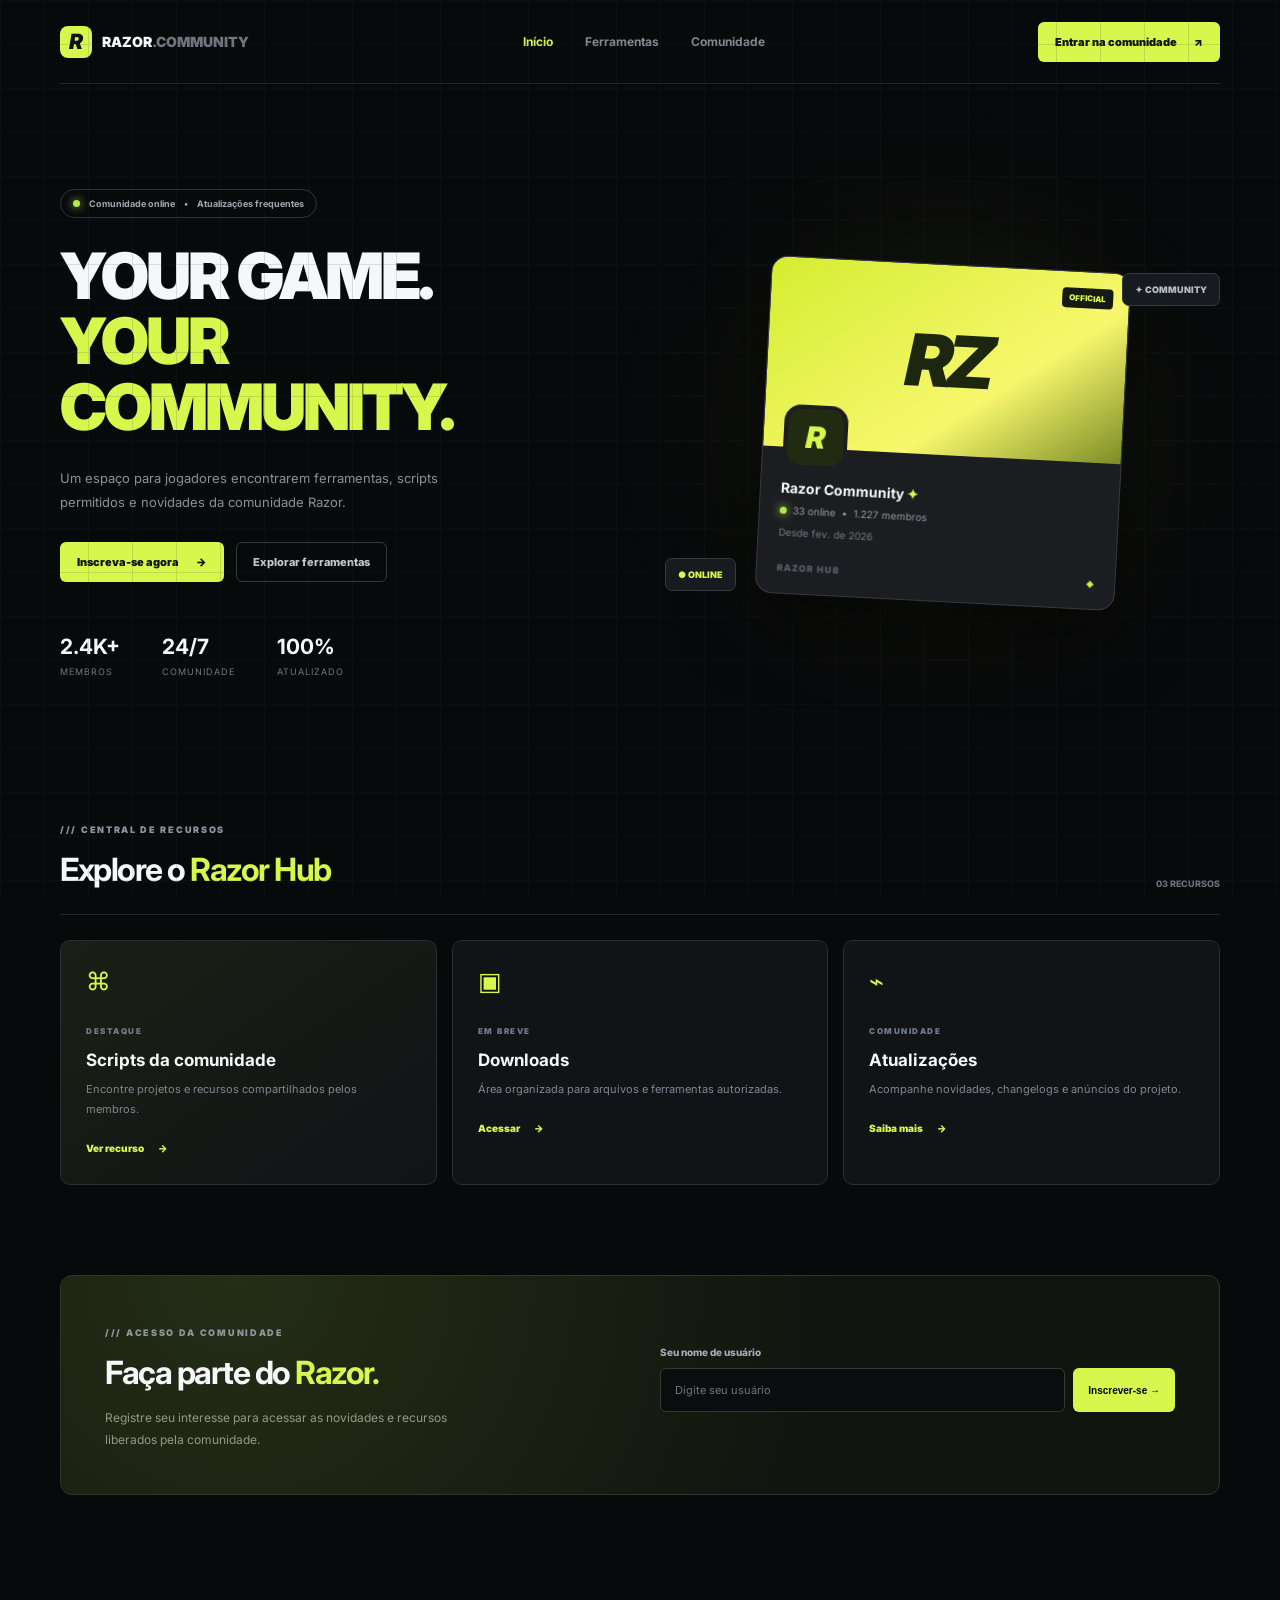
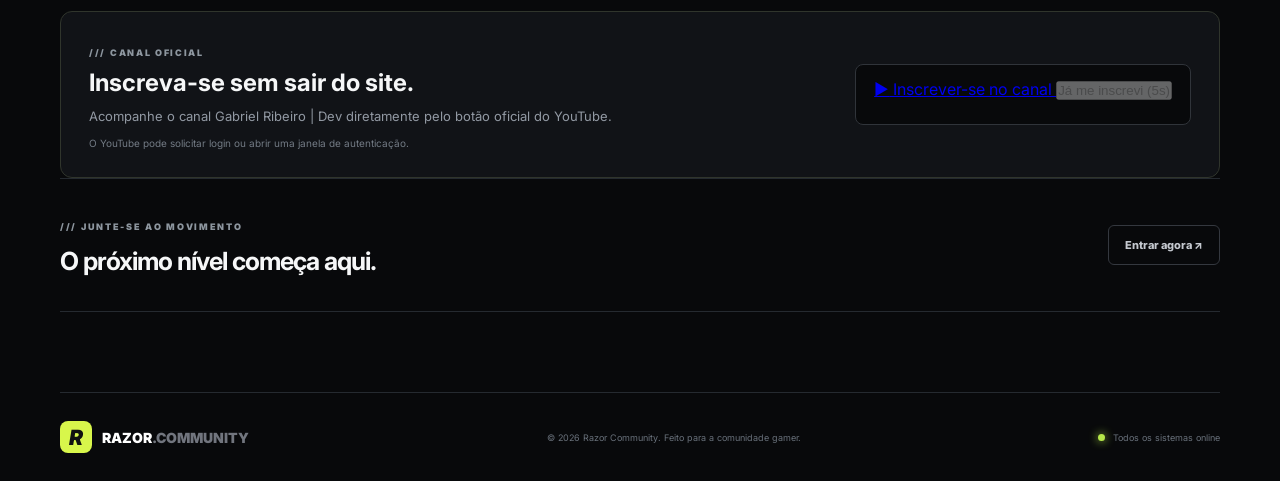
<file: index.html>
<!DOCTYPE html>
<html lang="pt-BR">
<head>
  <meta charset="UTF-8" />
  <meta name="viewport" content="width=device-width, initial-scale=1.0" />
  <meta name="description" content="Razor Community — comunidade gamer de scripts e ferramentas." />
  <title>Razor Community | Hub</title>
  <link rel="preconnect" href="https://fonts.googleapis.com" />
  <link rel="preconnect" href="https://fonts.gstatic.com" crossorigin />
  <link href="https://fonts.googleapis.com/css2?family=Inter:wght@400;500;600;700;800;900&display=swap" rel="stylesheet" />
  <link rel="stylesheet" href="styles.css" />
  <script src="https://apis.google.com/js/platform.js"></script>
  <style>
    .youtube-section{margin-top:26px}.youtube-panel{display:flex;align-items:center;justify-content:space-between;gap:24px;padding:28px;border:1px solid #30352c;border-radius:12px;background:#111317}.youtube-copy h3{margin:8px 0;font-size:24px}.youtube-copy p{margin:0;color:#9299a3;font-size:13px;line-height:1.7}.youtube-actions{display:flex;align-items:center;gap:12px;flex-wrap:wrap}.youtube-embed{display:flex;align-items:center;justify-content:center;min-width:180px;padding:14px 18px;background:#08090b;border:1px solid #30343a;border-radius:8px}.youtube-note{margin-top:10px;color:#737b85;font-size:10px}@media(max-width:700px){.youtube-panel{flex-direction:column;align-items:flex-start}.youtube-embed{width:100%;justify-content:flex-start}}
  </style>
</head>
<body>
  <div class="background-grid"></div>

  <header class="navbar container">
    <a class="brand" href="#home" aria-label="Razor Community">
      <span class="brand-mark">R</span>
      <span>RAZOR<span class="brand-muted">.COMMUNITY</span></span>
    </a>
    <nav class="nav-links" aria-label="Navegação principal">
      <a class="active" href="#home">Início</a>
      <a href="#tools">Ferramentas</a>
      <a href="#community">Comunidade</a>
    </nav>
    <a class="nav-button" href="#register">Entrar na comunidade <span>↗</span></a>
  </header>

  <main>
    <section class="hero container" id="home">
      <div class="hero-copy">
        <div class="status-pill"><span class="status-dot"></span> Comunidade online <span class="status-separator">•</span> Atualizações frequentes</div>
        <h1>YOUR GAME.<br /><span>YOUR COMMUNITY.</span></h1>
        <p>Um espaço para jogadores encontrarem ferramentas, scripts permitidos e novidades da comunidade Razor.</p>
        <div class="hero-actions">
          <a class="primary-button" href="#register">Inscreva-se agora <span>→</span></a>
          <a class="secondary-button" href="#tools">Explorar ferramentas</a>
        </div>
        <div class="hero-stats">
          <div><strong>2.4K+</strong><small>Membros</small></div>
          <div><strong>24/7</strong><small>Comunidade</small></div>
          <div><strong>100%</strong><small>Atualizado</small></div>
        </div>
      </div>
      <div class="community-card-wrap">
        <div class="card-glow"></div>
        <article class="community-card">
          <div class="card-cover"><span class="cover-symbol">RZ</span><span class="cover-tag">OFFICIAL</span></div>
          <div class="card-body">
            <div class="avatar">R</div>
            <h2>Razor Community <span class="verified">✦</span></h2>
            <div class="member-line"><span class="online-dot"></span> 33 online <span>•</span> 1.227 membros</div>
            <p>Desde fev. de 2026</p>
            <div class="card-footer"><span>RAZOR HUB</span><span class="lock-icon">◈</span></div>
          </div>
        </article>
        <div class="floating-badge badge-one">✦ COMMUNITY</div>
        <div class="floating-badge badge-two">● ONLINE</div>
      </div>
    </section>

    <section class="tools-section container" id="tools">
      <div class="section-heading"><div><span class="eyebrow">/// CENTRAL DE RECURSOS</span><h2>Explore o <span>Razor Hub</span></h2></div><span class="section-count">03 RECURSOS</span></div>
      <div class="tool-grid">
        <article class="tool-card featured"><div class="tool-icon">⌘</div><span class="tool-label">DESTAQUE</span><h3>Scripts da comunidade</h3><p>Encontre projetos e recursos compartilhados pelos membros.</p><a href="#register">Ver recurso <span>→</span></a></article>
        <article class="tool-card"><div class="tool-icon">▣</div><span class="tool-label">EM BREVE</span><h3>Downloads</h3><p>Área organizada para arquivos e ferramentas autorizadas.</p><a href="#register">Acessar <span>→</span></a></article>
        <article class="tool-card"><div class="tool-icon">⌁</div><span class="tool-label">COMUNIDADE</span><h3>Atualizações</h3><p>Acompanhe novidades, changelogs e anúncios do projeto.</p><a href="#community">Saiba mais <span>→</span></a></article>
      </div>
    </section>

    <section class="register-section container" id="register">
      <div class="register-panel">
        <div><span class="eyebrow">/// ACESSO DA COMUNIDADE</span><h2>Faça parte do <span>Razor.</span></h2><p>Registre seu interesse para acessar as novidades e recursos liberados pela comunidade.</p></div>
        <form id="register-form" class="register-form">
          <label for="username">Seu nome de usuário</label>
          <div class="input-row"><input id="username" name="username" type="text" placeholder="Digite seu usuário" minlength="3" required /><button type="submit">Inscrever-se →</button></div>
          <small id="form-message" class="form-message" aria-live="polite"></small>
        </form>
      </div>
    </section>

    <section class="youtube-section container" aria-labelledby="youtube-title">
      <div class="youtube-panel">
        <div class="youtube-copy">
          <span class="eyebrow">/// CANAL OFICIAL</span>
          <h3 id="youtube-title">Inscreva-se sem sair do site.</h3>
          <p>Acompanhe o canal Gabriel Ribeiro | Dev diretamente pelo botão oficial do YouTube.</p>
          <div class="youtube-note">O YouTube pode solicitar login ou abrir uma janela de autenticação.</div>
        </div>
        <div class="youtube-actions">
          <div class="youtube-embed">
            <div class="g-ytsubscribe" data-channelid="UCxHtLasgwqt4vVQet3UVdvQ" data-layout="full" data-count="hidden"></div>
          </div>
        </div>
      </div>
    </section>

    <section class="community-section container" id="community">
      <div class="community-banner"><div><span class="eyebrow">/// JUNTE-SE AO MOVIMENTO</span><h2>O próximo nível começa aqui.</h2></div><a class="secondary-button" href="#register">Entrar agora ↗</a></div>
    </section>
  </main>

  <footer class="footer container"><div class="brand"><span class="brand-mark">R</span><span>RAZOR<span class="brand-muted">.COMMUNITY</span></span></div><p>© 2026 Razor Community. Feito para a comunidade gamer.</p><span class="footer-status"><span class="status-dot"></span> Todos os sistemas online</span></footer>
  <script src="script.js"></script>
</body>
</html>
</file>
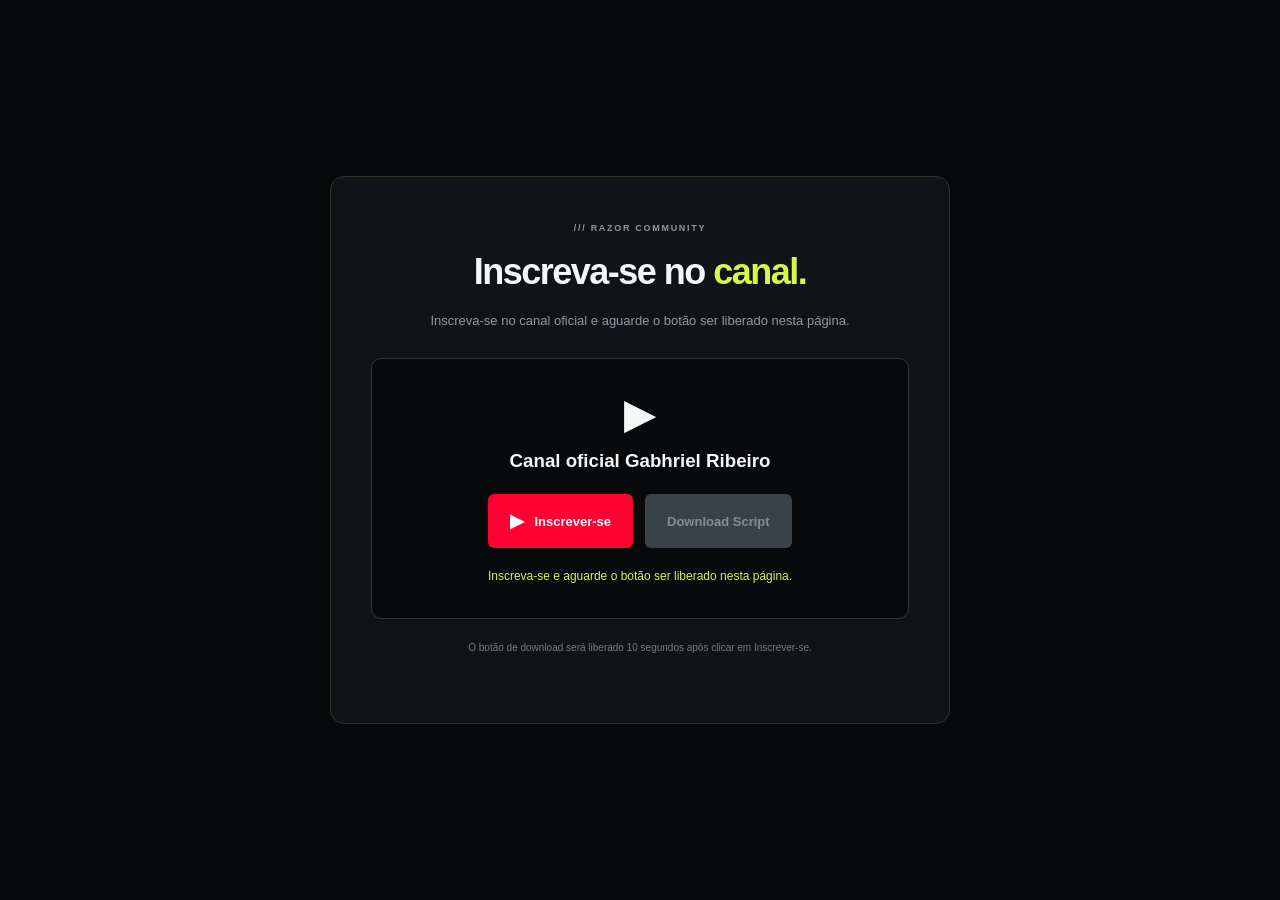
<file: subscribe.html>
<!DOCTYPE html>
<html lang="pt-BR">
<head>
  <meta charset="UTF-8" />
  <meta name="viewport" content="width=device-width, initial-scale=1.0" />
  <title>Razor Community | Inscrição</title>
  <link rel="stylesheet" href="styles.css" />
  <style>
    .subscribe-page{min-height:100vh;display:grid;place-items:center;padding:40px 0}
    .subscribe-panel{width:min(620px,100%);padding:40px;background:#111317;border:1px solid #30352c;border-radius:14px;text-align:center}
    .subscribe-panel h1{font-size:36px;letter-spacing:-1.5px;margin:16px 0}
    .subscribe-panel h1 span{color:#d8f64b}
    .subscribe-panel p{color:#9299a3;font-size:13px;line-height:1.8;margin-bottom:26px}
    .youtube-box{background:#08090b;border:1px solid #30343a;border-radius:10px;padding:30px 25px;margin:20px 0;display:grid;place-items:center}
    .youtube-icon{font-size:42px;margin-bottom:12px}
    .buttons{display:flex;flex-wrap:wrap;justify-content:center;gap:12px;margin-top:22px}
    .action-button{display:inline-flex;align-items:center;justify-content:center;gap:10px;border:0;border-radius:6px;padding:16px 22px;font-size:13px;font-weight:900;cursor:pointer;text-decoration:none;transition:transform .2s,filter .2s}
    .action-button:hover:not(:disabled){filter:brightness(1.12);transform:translateY(-2px)}
    .youtube-subscribe-button{background:#ff0033;color:#fff}
    .download-button{background:#d8f64b;color:#10130b}
    .download-button:disabled{background:#3b4149;color:#858c96;cursor:not-allowed;transform:none;filter:none}
    .youtube-subscribe-button .play{font-size:18px}
    .countdown{font-size:12px!important;color:#d8f64b!important;margin:18px 0 0!important}
    .notice{font-size:10px!important;color:#737b85!important;margin-top:15px}
  </style>
</head>
<body>
  <main class="subscribe-page container">
    <section class="subscribe-panel">
      <span class="eyebrow">/// RAZOR COMMUNITY</span>
      <h1>Inscreva-se no <span>canal.</span></h1>
      <p>Inscreva-se no canal oficial e aguarde o botão ser liberado nesta página.</p>

      <div class="youtube-box">
        <div class="youtube-icon">▶</div>
        <h3>Canal oficial Gabhriel Ribeiro</h3>

        <div class="buttons">
          <a id="subscribeButton" class="action-button youtube-subscribe-button" href="https://www.youtube.com/@GabhrielRib%C3%AAiro?sub_confirmation=1" target="_blank" rel="noopener noreferrer">
            <span class="play">▶</span> Inscrever-se
          </a>

          <button id="downloadScript" class="action-button download-button" type="button" disabled>
            Download Script
          </button>
        </div>

        <p id="countdown" class="countdown">Inscreva-se e aguarde o botão ser liberado nesta página.</p>
      </div>

      <p class="notice">O botão de download será liberado 10 segundos após clicar em Inscrever-se.</p>
    </section>
  </main>

  <script>
    const subscribeButton = document.getElementById('subscribeButton');
    const downloadButton = document.getElementById('downloadScript');
    const countdown = document.getElementById('countdown');
    let timerStarted = false;
    let seconds = 10;

    subscribeButton.addEventListener('click', () => {
      if (timerStarted) return;
      timerStarted = true;
      countdown.textContent = 'Espere um pouco nesta página. O botão Download Script será liberado.';

      const timer = setInterval(() => {
        seconds--;

        if (seconds > 0) return;

        clearInterval(timer);
        downloadButton.disabled = false;
        countdown.textContent = 'Download liberado!';
      }, 1000);
    });

    downloadButton.addEventListener('click', () => {
      if (downloadButton.disabled) return;
      alert('Download liberado. Configure aqui o link do arquivo autorizado.');
    });
  </script>
</body>
</html>
</file>
<file: styles.css>
*{box-sizing:border-box;margin:0;padding:0}html{scroll-behavior:smooth}body{font-family:Inter,Arial,sans-serif;background:#08090b;color:#f6f7f8;min-height:100vh}.background-grid{position:fixed;inset:0;pointer-events:none;opacity:.14;background-image:linear-gradient(#30343a 1px,transparent 1px),linear-gradient(90deg,#30343a 1px,transparent 1px);background-size:44px 44px}.container{width:min(1160px,calc(100% - 48px));margin:auto}.navbar{height:84px;display:flex;align-items:center;justify-content:space-between;border-bottom:1px solid #24262b}.brand{display:flex;align-items:center;gap:10px;color:#fff;text-decoration:none;font-size:14px;font-weight:900}.brand-mark{display:grid;place-items:center;width:32px;height:32px;background:#d8f64b;color:#111;border-radius:8px;font-size:21px;font-style:italic}.brand-muted{color:#71757e}.nav-links{display:flex;gap:32px}.nav-links a{color:#858992;text-decoration:none;font-size:12px;font-weight:700}.nav-links a:hover,.nav-links .active{color:#d8f64b}.nav-button,.primary-button{background:#d8f64b;color:#10120b;text-decoration:none;border-radius:6px;padding:13px 17px;font-size:11px;font-weight:900}.nav-button span,.primary-button span{margin-left:15px}.hero{display:grid;grid-template-columns:1fr 1fr;gap:50px;align-items:center;padding:105px 0 120px}.status-pill{display:inline-flex;align-items:center;gap:9px;border:1px solid #30343a;border-radius:100px;padding:8px 12px;color:#a2a7af;font-size:9px;font-weight:700;margin-bottom:25px}.status-dot,.online-dot{width:7px;height:7px;border-radius:50%;background:#b5e84a;display:inline-block;box-shadow:0 0 10px #b5e84a}.hero h1{font-size:clamp(39px,5vw,67px);line-height:1.02;letter-spacing:-3px;font-weight:900}.hero h1 span,.section-heading h2 span,.register-panel h2 span{color:#d8f64b}.hero-copy>p{max-width:420px;color:#8b9099;font-size:13px;line-height:1.9;margin:27px 0}.hero-actions{display:flex;align-items:center;gap:12px}.secondary-button{display:inline-block;color:#c4c8cf;text-decoration:none;border:1px solid #34383f;border-radius:6px;padding:12px 16px;font-size:11px;font-weight:800}.secondary-button:hover{border-color:#d8f64b;color:#d8f64b}.hero-stats{display:flex;gap:42px;margin-top:52px}.hero-stats div{display:flex;flex-direction:column;gap:7px}.hero-stats strong{font-size:21px}.hero-stats small{font-size:9px;color:#727781;text-transform:uppercase;letter-spacing:1px}.community-card-wrap{position:relative;min-height:390px;display:grid;place-items:center}.card-glow{position:absolute;width:270px;height:270px;background:#d8f64b;filter:blur(110px);opacity:.13}.community-card{width:min(100%,360px);background:#1b1d21;border:1px solid #373b42;border-radius:17px;overflow:hidden;box-shadow:0 30px 70px #0008;transform:rotate(3deg);position:relative;z-index:1}.card-cover{height:190px;background:linear-gradient(145deg,#d4ed31,#f7f76c 65%,#7c8d27);display:flex;align-items:center;justify-content:center;position:relative}.cover-symbol{font-size:72px;font-weight:900;font-style:italic;color:#1d260f;letter-spacing:-7px}.cover-tag{position:absolute;right:16px;top:16px;background:#161a12;color:#d8f64b;border-radius:4px;padding:5px 7px;font-size:8px;font-weight:900}.card-body{padding:20px;position:relative}.avatar{position:absolute;top:-43px;left:20px;width:64px;height:64px;border:4px solid #1b1d21;border-radius:17px;background:#202b12;color:#d8f64b;display:grid;place-items:center;font-size:30px;font-weight:900;font-style:italic}.card-body h2{font-size:14px;margin-top:12px}.verified{color:#d8f64b}.member-line{color:#9298a2;font-size:10px;margin-top:8px;display:flex;gap:6px;align-items:center}.card-body p{color:#727780;font-size:10px;margin-top:10px}.card-footer{display:flex;justify-content:space-between;color:#555b65;font-size:9px;font-weight:900;letter-spacing:1px;margin-top:24px}.lock-icon{color:#d8f64b}.floating-badge{position:absolute;z-index:2;background:#171a1e;border:1px solid #353a40;padding:10px 12px;border-radius:7px;color:#b7bec7;font-size:9px;font-weight:900}.badge-one{top:35px;right:0}.badge-two{bottom:37px;left:0;color:#d8f64b}.tools-section{padding:20px 0 90px}.section-heading{display:flex;align-items:end;justify-content:space-between;border-bottom:1px solid #25292f;padding-bottom:25px;margin-bottom:25px}.eyebrow{color:#8d969f;font-size:9px;letter-spacing:1.7px;font-weight:900}.section-heading h2,.register-panel h2{font-size:32px;letter-spacing:-1.5px;margin-top:13px}.section-count{font-size:9px;color:#69717b;font-weight:800}.tool-grid{display:grid;grid-template-columns:repeat(3,1fr);gap:15px}.tool-card{border:1px solid #292e35;background:#111317;border-radius:10px;padding:25px;min-height:245px;transition:transform .2s,border-color .2s}.tool-card:hover{transform:translateY(-5px);border-color:#58652c}.tool-card.featured{background:linear-gradient(145deg,#1a2014,#111317)}.tool-icon{color:#d8f64b;font-size:25px;margin-bottom:22px}.tool-label{font-size:8px;letter-spacing:1.5px;color:#727c87;font-weight:900}.tool-card h3{font-size:17px;margin:12px 0 10px}.tool-card p{font-size:11px;line-height:1.8;color:#7f8791}.tool-card a{display:inline-block;margin-top:22px;color:#d8f64b;text-decoration:none;font-size:10px;font-weight:900}.tool-card a span{margin-left:12px}.register-section{padding-bottom:90px}.register-panel{display:grid;grid-template-columns:1fr 1fr;gap:40px;padding:44px;border:1px solid #30352c;border-radius:12px;background:radial-gradient(circle at 15% 0,#242e16,#11140f 60%)}.register-panel p{color:#929a87;font-size:12px;line-height:1.8;max-width:370px;margin-top:15px}.register-form{display:flex;flex-direction:column;justify-content:center}.register-form label{font-size:10px;color:#a5adb6;font-weight:800;margin-bottom:10px}.input-row{display:flex;gap:8px}.input-row input{min-width:0;flex:1;background:#0a0c0e;border:1px solid #343a30;border-radius:6px;padding:14px;color:#fff;font:inherit;font-size:11px;outline:none}.input-row input:focus{border-color:#d8f64b}.input-row button{background:#d8f64b;border:0;border-radius:6px;padding:0 15px;font-size:10px;font-weight:900;cursor:pointer}.form-message{font-size:10px;color:#d8f64b;margin-top:12px}.community-section{padding-bottom:80px}.community-banner{display:flex;justify-content:space-between;align-items:center;border-top:1px solid #252a30;border-bottom:1px solid #252a30;padding:35px 0}.community-banner h2{font-size:25px;letter-spacing:-1px;margin-top:12px}.footer{border-top:1px solid #252a30;padding:28px 0;display:flex;align-items:center;justify-content:space-between;gap:20px}.footer p,.footer-status{font-size:9px;color:#69717b}.footer-status{display:flex;align-items:center;gap:8px}@media(max-width:800px){.nav-links{display:none}.nav-button{padding:11px;font-size:9px}.hero{grid-template-columns:1fr;padding:70px 0}.community-card-wrap{min-height:350px}.tool-grid,.register-panel{grid-template-columns:1fr}.register-panel{padding:28px}.section-heading{align-items:start;gap:20px;flex-direction:column}.footer{flex-wrap:wrap}.community-banner{gap:25px;flex-direction:column;align-items:flex-start}}@media(max-width:480px){.container{width:calc(100% - 30px)}.nav-button{display:none}.hero-actions{flex-wrap:wrap}.hero h1{font-size:42px}.input-row{flex-direction:column}.input-row button{padding:14px}.community-card{transform:rotate(0)}}
</file>
